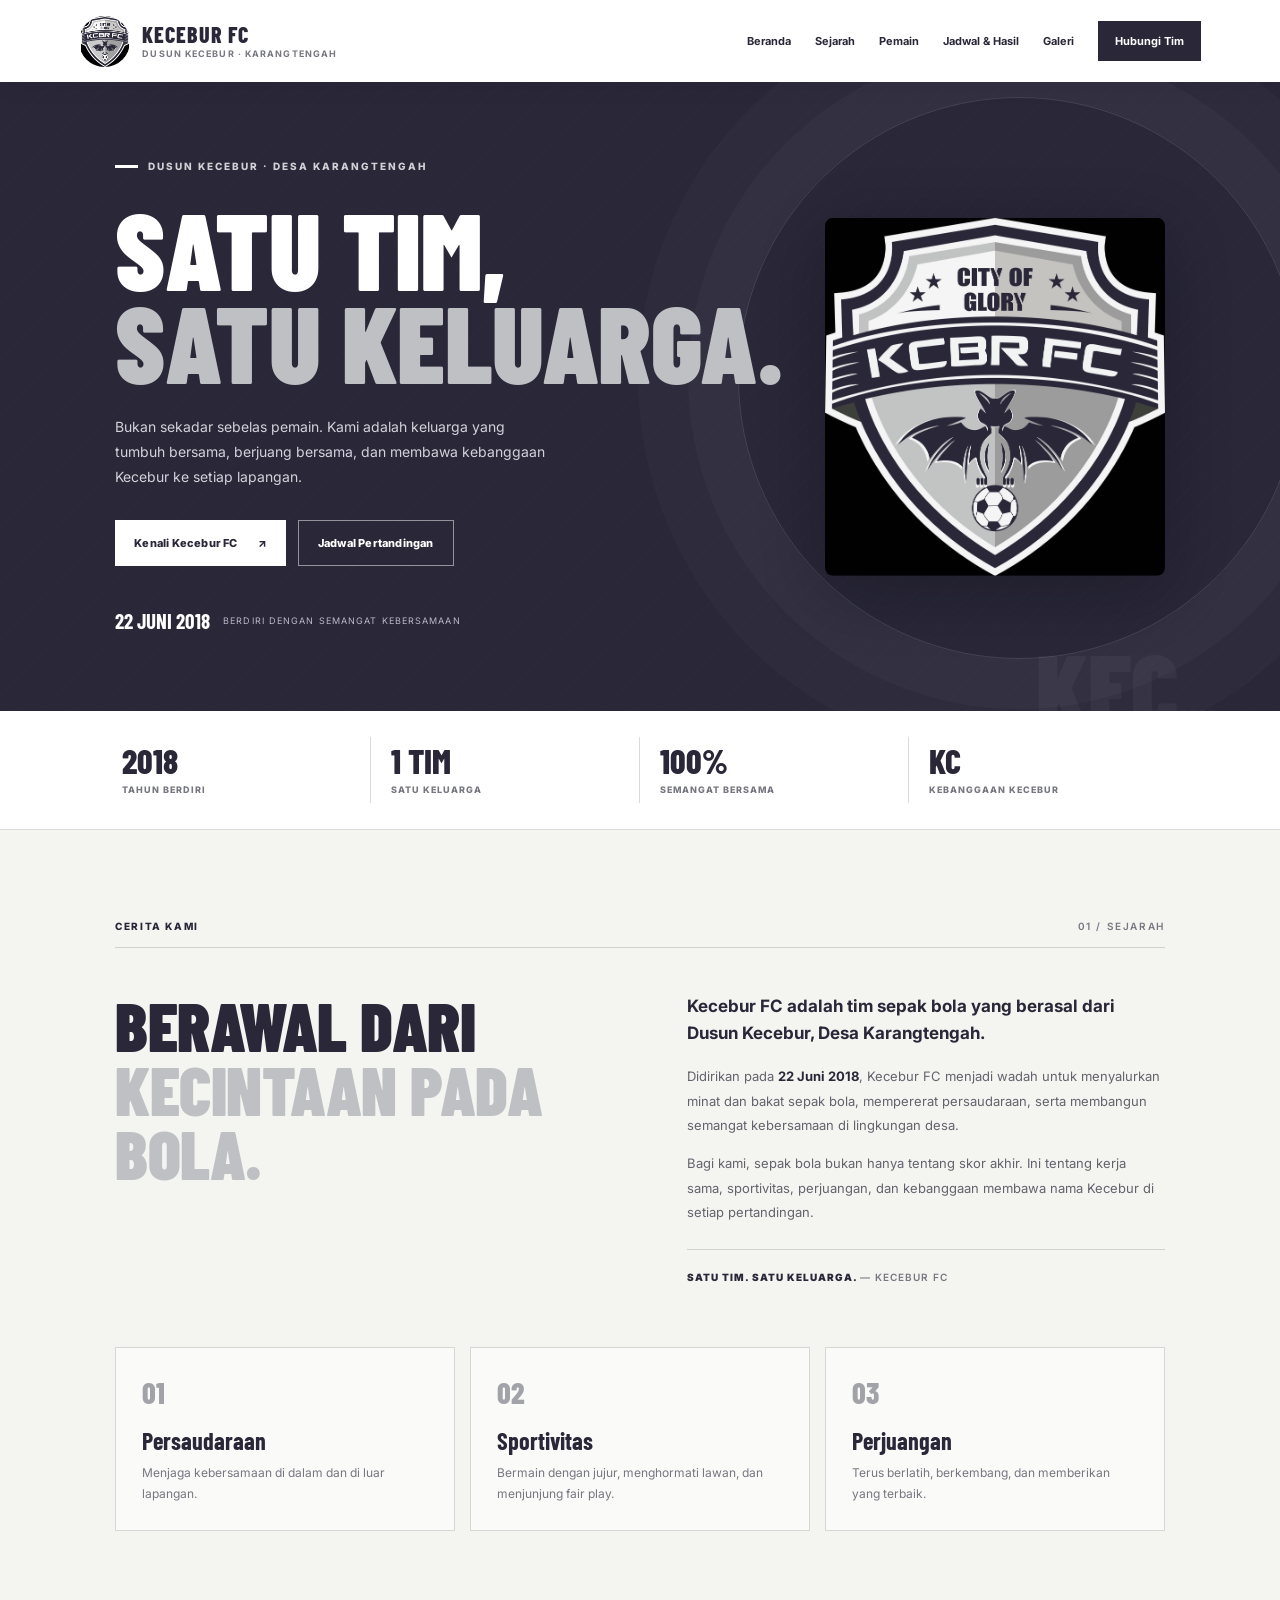
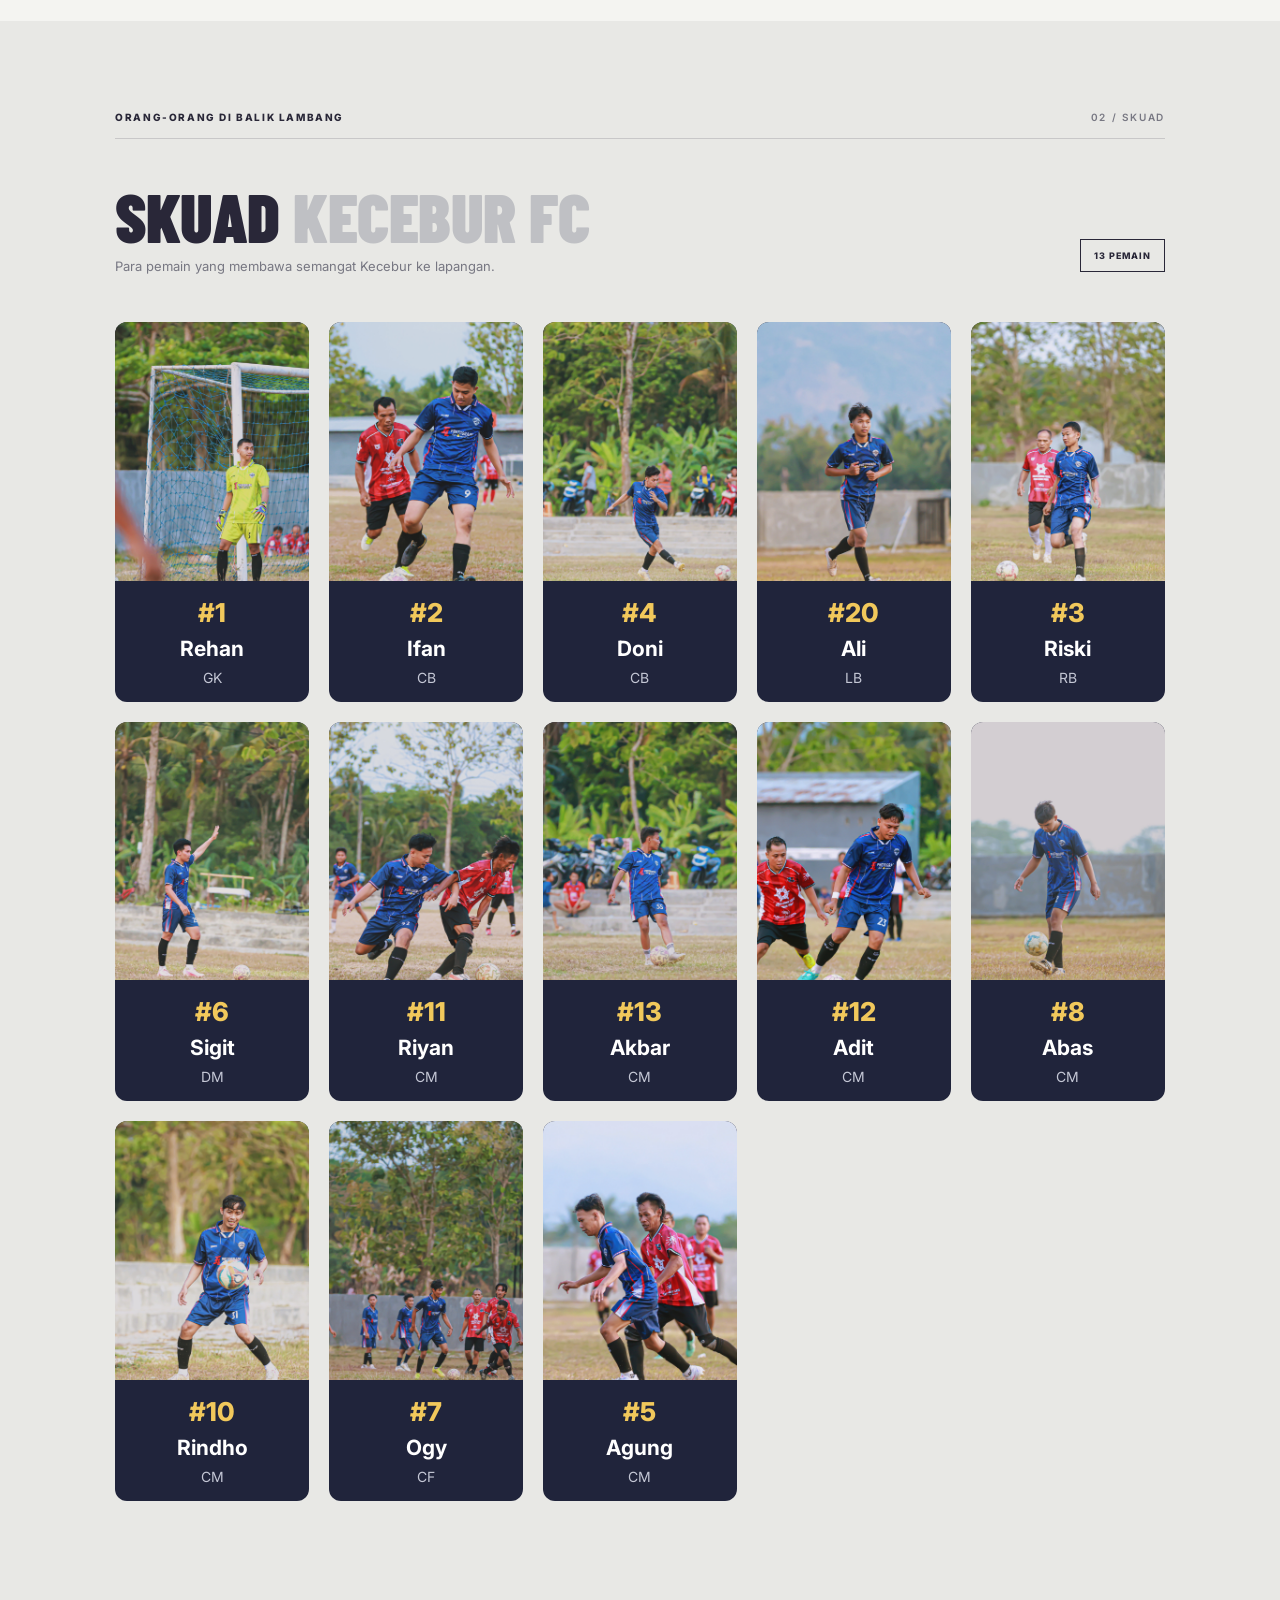
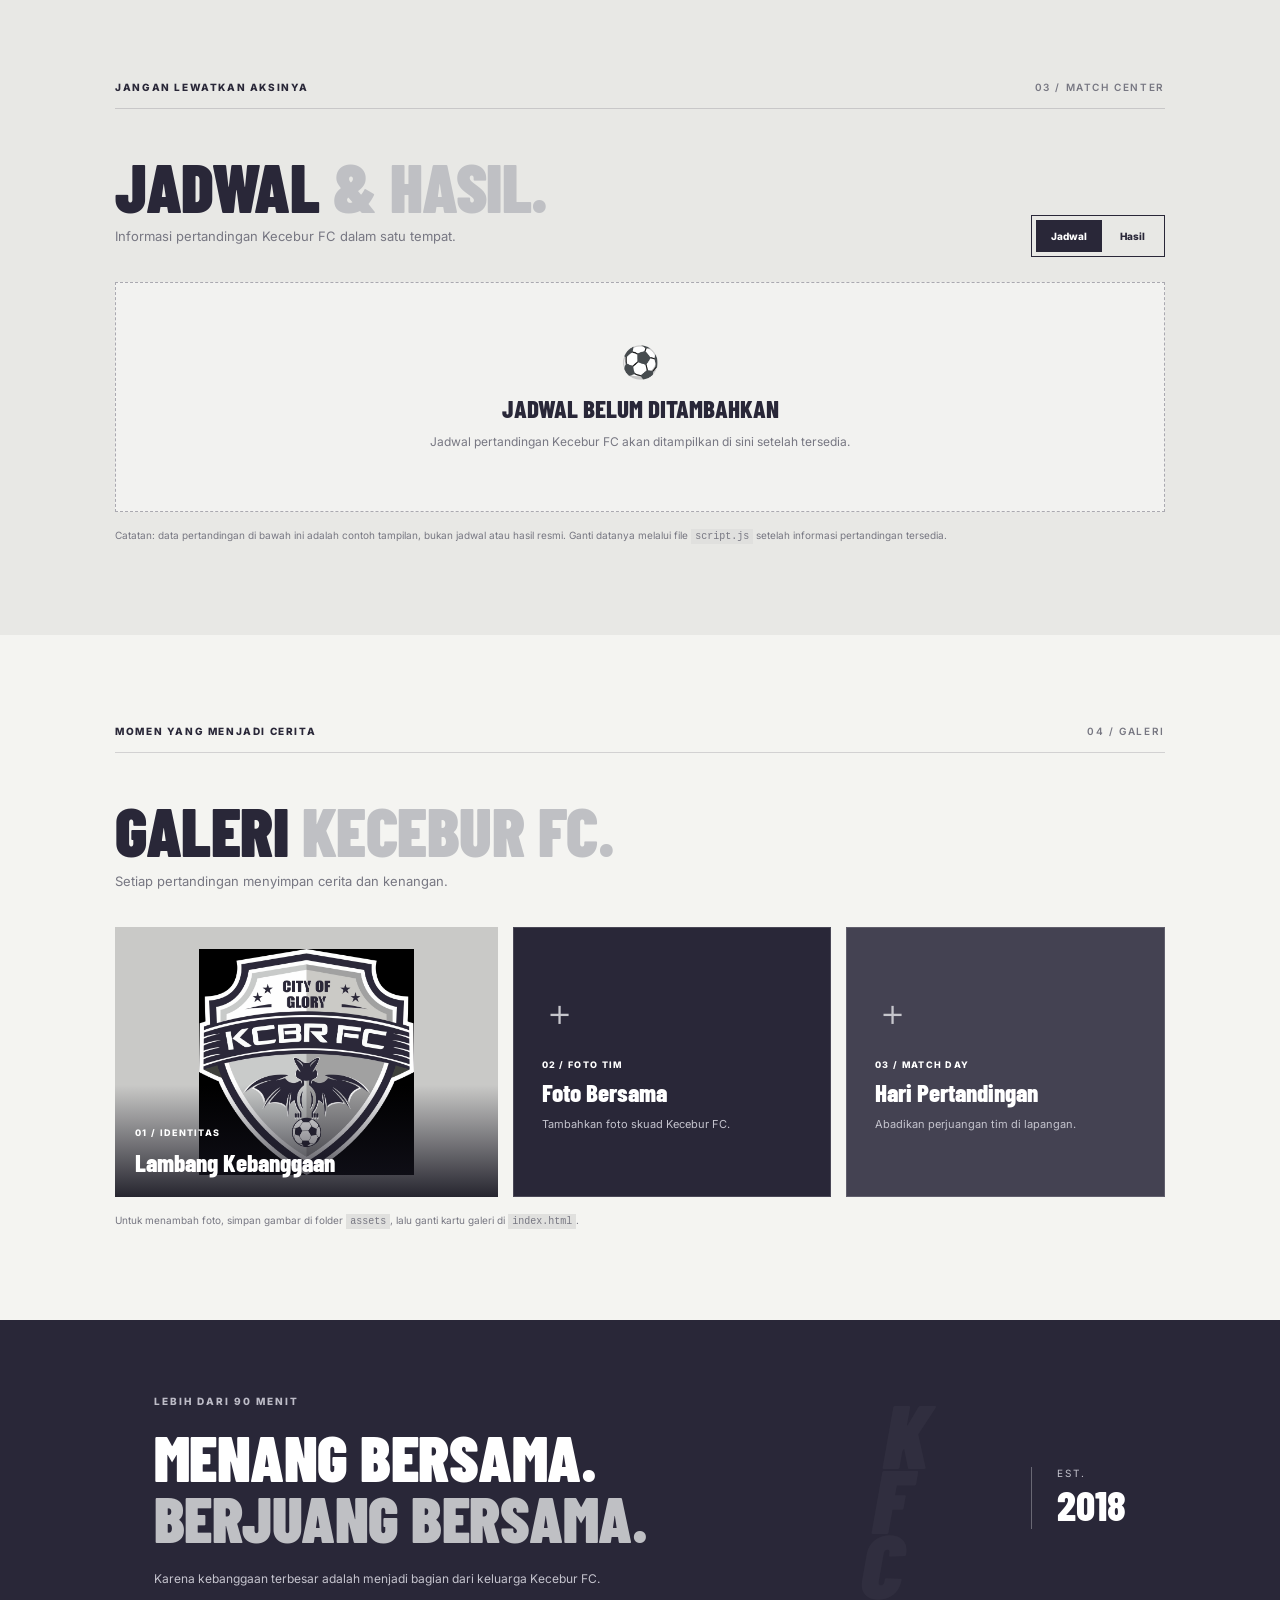
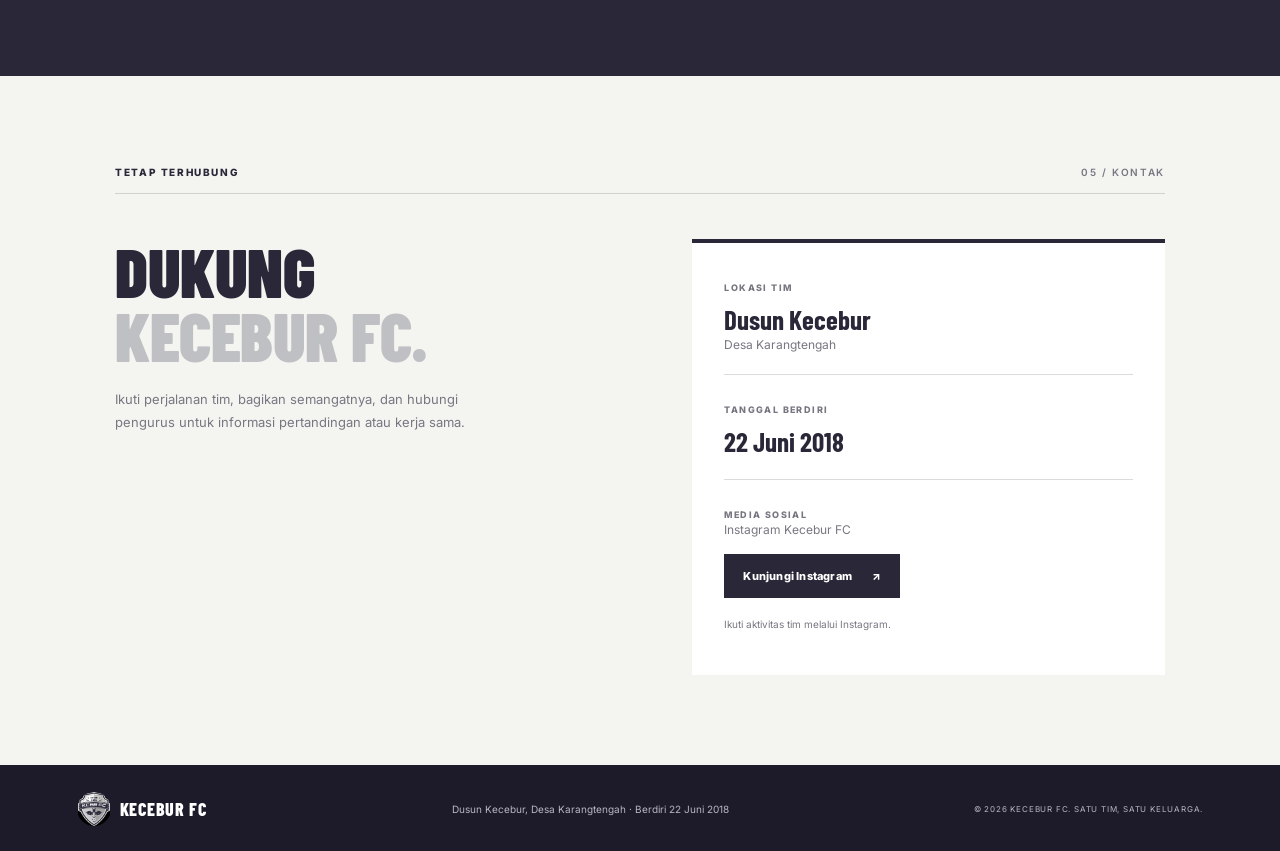
<file: index.html>
<!DOCTYPE html>
<html lang="id">
<head>
  <meta charset="UTF-8">
  <meta name="viewport" content="width=device-width, initial-scale=1.0">
  <meta name="theme-color" content="#292738">
  <meta name="description" content="Website Kecebur FC, tim sepak bola Dusun Kecebur, Desa Karangtengah. Berdiri sejak 22 Juni 2018. Satu Tim, Satu Keluarga.">
  <title>Kecebur FC — Satu Tim, Satu Keluarga</title>
  <link rel="preconnect" href="https://fonts.googleapis.com">
  <link rel="preconnect" href="https://fonts.gstatic.com" crossorigin>
  <link href="https://fonts.googleapis.com/css2?family=Barlow+Condensed:wght@500;600;700;800;900&family=Inter:wght@400;500;600;700;800&display=swap" rel="stylesheet">
  <link rel="stylesheet" href="style.css">
  <style>
    #pemain .kc-player-grid { display:grid; grid-template-columns:repeat(auto-fit,minmax(185px,1fr)); gap:20px; margin-top:35px; }
    #pemain .kc-player-card { background:#20243b; border-radius:12px; overflow:hidden; transition:transform .2s ease; }
    #pemain .kc-player-card:hover { transform:translateY(-5px); }
    #pemain .kc-player-card img { display:block; width:100%; aspect-ratio:3/4; object-fit:cover; background:#34405b; }
    #pemain .kc-player-info { padding:16px; text-align:center; }
    #pemain .kc-player-number { font-size:26px; font-weight:800; color:#f1c85b; }
    #pemain .kc-player-info h3 { margin:8px 0; font-size:21px; color:#fff; }
    #pemain .kc-player-info p { margin:0; color:#c4c7d5; font-size:14px; }
    @media(max-width:480px) { #pemain .kc-player-grid { grid-template-columns:repeat(2,minmax(0,1fr)); gap:12px; } }
  </style>
</head>
<body>
  <header class="site-header">
    <a class="brand" href="#beranda" aria-label="Kecebur FC beranda">
      <img src="assets/logo-kecebur-fc.jpeg" alt="Logo Kecebur FC">
      <span><strong>KECEBUR FC</strong><small>DUSUN KECEBUR · KARANGTENGAH</small></span>
    </a>
    <button class="menu-toggle" id="menuToggle" aria-label="Buka menu" aria-expanded="false">☰</button>
    <nav id="mainNav" aria-label="Navigasi utama">
      <a href="#beranda">Beranda</a><a href="#tentang">Sejarah</a><a href="#pemain">Pemain</a><a href="#jadwal">Jadwal &amp; Hasil</a><a href="#galeri">Galeri</a><a class="nav-cta" href="#kontak">Hubungi Tim</a>
    </nav>
  </header>
  <main>
    <section class="hero" id="beranda">
      <div class="hero-pattern"></div><div class="hero-content">
        <p class="eyebrow"><span></span> DUSUN KECEBUR · DESA KARANGTENGAH</p>
        <h1>SATU TIM,<br><em>SATU KELUARGA.</em></h1>
        <p class="hero-copy">Bukan sekadar sebelas pemain. Kami adalah keluarga yang tumbuh bersama, berjuang bersama, dan membawa kebanggaan Kecebur ke setiap lapangan.</p>
        <div class="hero-actions"><a class="button button-light" href="#tentang">Kenali Kecebur FC <span>↗</span></a><a class="button button-outline" href="#jadwal">Jadwal Pertandingan</a></div>
        <div class="hero-founded"><strong>22 JUNI 2018</strong><span>BERDIRI DENGAN SEMANGAT KEBERSAMAAN</span></div>
      </div>
      <div class="hero-logo-wrap"><img src="assets/logo-kecebur-fc.jpeg" alt="" class="hero-logo"></div><div class="hero-watermark" aria-hidden="true">KFC<span>2018</span></div>
    </section>
    <section class="quick-stats" aria-label="Informasi Kecebur FC">
      <div><span class="stat-number">2018</span><span class="stat-label">TAHUN BERDIRI</span></div><div><span class="stat-number">1 TIM</span><span class="stat-label">SATU KELUARGA</span></div><div><span class="stat-number">100%</span><span class="stat-label">SEMANGAT BERSAMA</span></div><div><span class="stat-number">KC</span><span class="stat-label">KEBANGGAAN KECEBUR</span></div>
    </section>
    <section class="section about-section" id="tentang">
      <div class="section-kicker">CERITA KAMI <span>01 / SEJARAH</span></div>
      <div class="about-grid"><div><h2>BERAWAL DARI<br><em>KECINTAAN PADA BOLA.</em></h2></div><div class="about-copy">
        <p class="lead">Kecebur FC adalah tim sepak bola yang berasal dari Dusun Kecebur, Desa Karangtengah.</p>
        <p>Didirikan pada <strong>22 Juni 2018</strong>, Kecebur FC menjadi wadah untuk menyalurkan minat dan bakat sepak bola, mempererat persaudaraan, serta membangun semangat kebersamaan di lingkungan desa.</p>
        <p>Bagi kami, sepak bola bukan hanya tentang skor akhir. Ini tentang kerja sama, sportivitas, perjuangan, dan kebanggaan membawa nama Kecebur di setiap pertandingan.</p>
        <div class="signature">SATU TIM. SATU KELUARGA. <span>— KECEBUR FC</span></div>
      </div></div>
      <div class="values-grid"><article class="value-card"><span class="value-icon">01</span><h3>Persaudaraan</h3><p>Menjaga kebersamaan di dalam dan di luar lapangan.</p></article><article class="value-card"><span class="value-icon">02</span><h3>Sportivitas</h3><p>Bermain dengan jujur, menghormati lawan, dan menjunjung fair play.</p></article><article class="value-card"><span class="value-icon">03</span><h3>Perjuangan</h3><p>Terus berlatih, berkembang, dan memberikan yang terbaik.</p></article></div>
    </section>
    <section class="squad-section section" id="pemain">
      <div class="section-kicker">ORANG-ORANG DI BALIK LAMBANG <span>02 / SKUAD</span></div>
      <div class="section-heading"><div><h2>SKUAD <em>KECEBUR FC</em></h2><p>Para pemain yang membawa semangat Kecebur ke lapangan.</p></div><span class="roster-badge">13 PEMAIN</span></div>
      <div class="kc-player-grid" id="kcPlayerGrid"></div>
    </section>
    <section class="section fixtures-section" id="jadwal">
      <div class="section-kicker">JANGAN LEWATKAN AKSINYA <span>03 / MATCH CENTER</span></div>
      <div class="section-heading"><div><h2>JADWAL <em>&amp; HASIL.</em></h2><p>Informasi pertandingan Kecebur FC dalam satu tempat.</p></div><div class="fixture-tabs" role="group" aria-label="Pilih jadwal atau hasil"><button class="tab-button active" data-tab="upcoming">Jadwal</button><button class="tab-button" data-tab="results">Hasil</button></div></div>
      <div id="fixtureList" class="fixture-list" aria-live="polite"></div>
      <p class="small-note">Catatan: data pertandingan di bawah ini adalah contoh tampilan, bukan jadwal atau hasil resmi. Ganti datanya melalui file <code>script.js</code> setelah informasi pertandingan tersedia.</p>
    </section>
    <section class="gallery-section section" id="galeri">
      <div class="section-kicker">MOMEN YANG MENJADI CERITA <span>04 / GALERI</span></div>
      <div class="section-heading"><div><h2>GALERI <em>KECEBUR FC.</em></h2><p>Setiap pertandingan menyimpan cerita dan kenangan.</p></div></div>
      <div class="gallery-grid"><article class="gallery-card gallery-large"><img src="assets/logo-kecebur-fc.jpeg" alt="Logo kebanggaan Kecebur FC"><div class="gallery-caption"><span>01 / IDENTITAS</span><h3>Lambang Kebanggaan</h3></div></article><article class="gallery-card gallery-placeholder"><div class="gallery-placeholder-icon">＋</div><span>02 / FOTO TIM</span><h3>Foto Bersama</h3><p>Tambahkan foto skuad Kecebur FC.</p></article><article class="gallery-card gallery-placeholder"><div class="gallery-placeholder-icon">＋</div><span>03 / MATCH DAY</span><h3>Hari Pertandingan</h3><p>Abadikan perjuangan tim di lapangan.</p></article></div>
      <p class="small-note">Untuk menambah foto, simpan gambar di folder <code>assets</code>, lalu ganti kartu galeri di <code>index.html</code>.</p>
    </section>
    <section class="banner-quote"><div class="quote-lines" aria-hidden="true">K<br>F<br>C</div><div><p class="eyebrow">LEBIH DARI 90 MENIT</p><h2>MENANG BERSAMA.<br><em>BERJUANG BERSAMA.</em></h2><p>Karena kebanggaan terbesar adalah menjadi bagian dari keluarga Kecebur FC.</p></div><div class="quote-year">EST.<br><strong>2018</strong></div></section>
    <section class="section contact-section" id="kontak">
      <div class="section-kicker">TETAP TERHUBUNG <span>05 / KONTAK</span></div>
      <div class="contact-grid"><div><h2>DUKUNG<br><em>KECEBUR FC.</em></h2><p>Ikuti perjalanan tim, bagikan semangatnya, dan hubungi pengurus untuk informasi pertandingan atau kerja sama.</p></div><div class="contact-panel"><span class="contact-label">LOKASI TIM</span><h3>Dusun Kecebur</h3><p>Desa Karangtengah</p><div class="contact-divider"></div><span class="contact-label">TANGGAL BERDIRI</span><h3>22 Juni 2018</h3><div class="contact-divider"></div><span class="contact-label">MEDIA SOSIAL</span><p>Instagram Kecebur FC</p><a class="button button-dark" href="https://www.instagram.com/cebur_generation/" id="instagramLink" target="_blank" rel="noopener">Kunjungi Instagram <span>↗</span></a><p class="contact-note">Ikuti aktivitas tim melalui Instagram.</p></div></div>
    </section>
  </main>
  <footer class="site-footer"><a class="footer-brand" href="#beranda"><img src="assets/logo-kecebur-fc.jpeg" alt=""><span>KECEBUR FC</span></a><p>Dusun Kecebur, Desa Karangtengah · Berdiri 22 Juni 2018</p><span class="copyright">© <span id="year"></span> KECEBUR FC. SATU TIM, SATU KELUARGA.</span></footer>
  <script src="script.js"></script>
  <script>
    (function () {
      const pemain = [
        ["Rehan",1,"GK",14],["Ifan",2,"CB",11],["Doni",4,"CB",8],
        ["Ali",20,"LB",12],["Riski",3,"RB",1],["Sigit",6,"DM",9],
        ["Riyan",11,"CM",15],["Akbar",13,"CM",10],["Adit",12,"CM",7],
        ["Abas",8,"CM",6],["Rindho",10,"CM",4],["Ogy",7,"CF",2],
        ["Agung",5,"CM",5]
      ];
      const grid = document.getElementById("kcPlayerGrid");
      if (!grid) return;
      pemain.forEach(([nama,nomor,posisi,foto]) => {
        const card = document.createElement("article"); card.className = "kc-player-card";
        const img = document.createElement("img");
        img.src = `pemain_(${foto}).jpeg`; img.alt = `Foto ${nama}`; img.loading = "lazy";
        const info = document.createElement("div"); info.className = "kc-player-info";
        const number = document.createElement("div"); number.className = "kc-player-number"; number.textContent = `#${nomor}`;
        const title = document.createElement("h3"); title.textContent = nama;
        const position = document.createElement("p"); position.textContent = posisi;
        info.append(number,title,position); card.append(img,info); grid.appendChild(card);
      });
    })();
  </script>
</body>
</html>
</file>
<file: style.css>
/* KECEBUR FC — navy / putih / abu-abu */
:root{--navy:#292738;--navy-deep:#1d1b2a;--paper:#f4f4f1;--white:#fff;--gray:#c6c8c7;--muted:#777782;--line:rgba(41,39,56,.17)}
*{box-sizing:border-box}
html{scroll-behavior:smooth;scroll-padding-top:88px}
body{margin:0;color:var(--navy);background:var(--paper);font-family:Inter,Arial,sans-serif}
a{color:inherit;text-decoration:none}
button{font:inherit}
.site-header{height:82px;padding:0 6.2%;display:flex;align-items:center;justify-content:space-between;background:var(--white);position:sticky;top:0;z-index:20;box-shadow:0 4px 24px rgba(0,0,0,.05)}
.brand{display:flex;align-items:center;gap:12px}.brand img{width:51px;height:51px;object-fit:contain;border-radius:50%}.brand span{display:flex;flex-direction:column;gap:3px}.brand strong{font:800 22px/1 'Barlow Condensed',sans-serif;letter-spacing:1px}.brand small{font-size:9px;font-weight:700;letter-spacing:1.1px;color:var(--muted)}
nav{display:flex;align-items:center;gap:24px;font-size:11px;font-weight:700}nav a:hover{opacity:.65}.nav-cta{padding:13px 17px;background:var(--navy);color:white}
.menu-toggle{display:none;border:0;background:none;font-size:26px;color:var(--navy)}
.hero{min-height:620px;background:var(--navy);color:white;position:relative;overflow:hidden;display:flex;align-items:center;padding:78px 9%}
.hero:before{content:'';position:absolute;width:560px;height:560px;border:1px solid rgba(255,255,255,.13);border-radius:50%;right:-20px;top:15px;box-shadow:0 0 0 50px rgba(255,255,255,.025),0 0 0 100px rgba(255,255,255,.02)}
.hero-pattern{position:absolute;inset:0;opacity:.08;background-image:linear-gradient(135deg,transparent 48%,white 49%,transparent 50%);background-size:28px 28px}
.hero-content{position:relative;z-index:3;max-width:690px}.eyebrow{font-size:10px;letter-spacing:2px;font-weight:800}.hero .eyebrow{color:#d1d1d5;display:flex;gap:10px;align-items:center}.hero .eyebrow span{width:23px;height:3px;background:white}
h1,h2,h3,p{margin-top:0}h1,h2{font-family:'Barlow Condensed',Impact,sans-serif;font-weight:900;letter-spacing:-.5px}h1{font-size:clamp(62px,8.5vw,108px);line-height:.86;margin:30px 0 26px}h1 em,h2 em{color:#bfc0c4;font-style:normal}
.hero-copy{max-width:440px;color:#d3d2da;line-height:1.8;font-size:14px}.hero-actions{display:flex;flex-wrap:wrap;gap:12px;margin-top:31px}.button{display:inline-flex;align-items:center;gap:20px;justify-content:center;padding:15px 19px;font-size:11px;font-weight:800;letter-spacing:.2px;transition:transform .2s,background .2s;border:0;cursor:pointer}.button:hover{transform:translateY(-2px)}.button-light{background:white;color:var(--navy)}.button-outline{border:1px solid rgba(255,255,255,.5);color:white}
.hero-founded{display:flex;align-items:center;gap:13px;margin-top:42px}.hero-founded strong{font:700 21px 'Barlow Condensed',sans-serif}.hero-founded span{font-size:9px;letter-spacing:1.1px;color:#bcbac8}
.hero-logo-wrap{position:absolute;z-index:1;right:9%;top:50%;transform:translateY(-50%);width:min(30vw,340px);aspect-ratio:1;display:grid;place-items:center}.hero-logo{width:100%;height:100%;object-fit:contain;filter:drop-shadow(0 15px 35px rgba(0,0,0,.25));border-radius:8px;opacity:.96}.hero-watermark{position:absolute;right:5%;bottom:-35px;font:900 100px 'Barlow Condensed',sans-serif;color:rgba(255,255,255,.045);z-index:0}.hero-watermark span{font-size:22px}
.quick-stats{display:grid;grid-template-columns:repeat(4,1fr);padding:26px 8%;background:white;border-bottom:1px solid var(--line)}.quick-stats div{padding:8px 20px;border-right:1px solid var(--line);display:flex;flex-direction:column;gap:6px}.quick-stats div:last-child{border:0}.stat-number{font:800 34px/.95 'Barlow Condensed',sans-serif}.stat-label{font-size:9px;font-weight:800;letter-spacing:1px;color:var(--muted)}
.section{padding:90px 9%}.section-kicker{font-size:10px;font-weight:800;letter-spacing:1.6px;display:flex;justify-content:space-between;border-bottom:1px solid var(--line);padding-bottom:15px;margin-bottom:45px}.section-kicker span{color:var(--muted);font-weight:600}
.about-grid{display:grid;grid-template-columns:1fr 1fr;gap:9%}h2{font-size:clamp(43px,5.3vw,69px);line-height:.95;margin-bottom:20px}.about-copy{max-width:550px;color:#64636d;font-size:13px;line-height:1.9}.about-copy .lead{font-size:17px;line-height:1.6;color:var(--navy);font-weight:700}.about-copy strong{color:var(--navy)}.signature{border-top:1px solid var(--line);padding-top:18px;margin-top:24px;color:var(--navy);font-size:10px;font-weight:900;letter-spacing:1px}.signature span{color:var(--muted);font-weight:600}
.values-grid{display:grid;grid-template-columns:repeat(3,1fr);gap:15px;margin-top:60px}.value-card{padding:26px;border:1px solid var(--line);background:rgba(255,255,255,.55);min-height:170px}.value-icon{font:800 30px 'Barlow Condensed',sans-serif;color:#a2a3a8}.value-card h3{font:700 24px 'Barlow Condensed',sans-serif;margin:16px 0 8px}.value-card p{color:var(--muted);font-size:12px;line-height:1.7;margin-bottom:0}
.squad-section,.fixtures-section{background:#e8e8e5}.section-heading{display:flex;justify-content:space-between;align-items:end;gap:20px}.section-heading h2{margin-bottom:10px}.section-heading p{color:var(--muted);font-size:13px}.roster-badge{border:1px solid var(--navy);padding:10px 13px;font-size:9px;font-weight:800;letter-spacing:1px;white-space:nowrap;margin-bottom:15px}
.squad-placeholder{margin-top:25px;min-height:290px;border:1px dashed #a9a9ad;background:rgba(255,255,255,.4);display:flex;flex-direction:column;align-items:center;justify-content:center;text-align:center;padding:35px 20px}.placeholder-ball{width:58px;height:58px;border-radius:50%;display:grid;place-content:center;background:var(--navy);color:white;font-size:25px}.squad-placeholder h3{font:800 30px 'Barlow Condensed',sans-serif;margin:18px 0 9px}.squad-placeholder p{max-width:480px;color:var(--muted);font-size:12px;line-height:1.8}.text-link{font-size:11px;font-weight:800;border-bottom:1px solid var(--navy);padding-bottom:5px}.text-link span{margin-left:8px}
.fixture-tabs{display:flex;border:1px solid var(--navy);padding:4px;gap:3px}.tab-button{border:0;background:transparent;color:var(--navy);font-size:10px;font-weight:800;padding:10px 15px;cursor:pointer}.tab-button.active{background:var(--navy);color:white}.fixture-list{display:grid;gap:10px;margin-top:25px}.fixture-card{display:grid;grid-template-columns:110px 1fr 100px;align-items:center;gap:20px;background:rgba(255,255,255,.72);padding:22px 25px;border:1px solid rgba(41,39,56,.08)}.fixture-date{border-right:1px solid var(--line);display:flex;flex-direction:column;gap:5px}.fixture-date strong{font:800 23px 'Barlow Condensed',sans-serif}.fixture-date span,.fixture-meta{font-size:9px;color:var(--muted);font-weight:700;letter-spacing:.6px}.fixture-match{display:flex;align-items:center;gap:15px}.fixture-team{display:flex;align-items:center;gap:9px;font-weight:800;font-size:12px}.mini-crest{width:33px;height:33px;border-radius:50%;background:var(--navy);color:white;display:grid;place-items:center;font:800 11px 'Barlow Condensed',sans-serif}.vs{font:800 13px 'Barlow Condensed',sans-serif;color:#999}.fixture-status{text-align:right}.status-label{display:inline-block;background:#e2e2df;padding:7px 9px;font-size:9px;font-weight:800;letter-spacing:.4px}.status-result{font:800 25px 'Barlow Condensed',sans-serif}.small-note{font-size:10px;color:var(--muted);margin:15px 0 0;line-height:1.7}.small-note code,.contact-note code{background:#e0e0de;padding:2px 4px}
.gallery-section{background:var(--paper)}.gallery-grid{display:grid;grid-template-columns:1.2fr 1fr 1fr;gap:15px;margin-top:25px}.gallery-card{position:relative;min-height:270px;overflow:hidden;background:var(--navy);color:white}.gallery-large img{width:100%;height:100%;position:absolute;inset:0;object-fit:contain;padding:22px;background:#c9c9c7}.gallery-caption{position:absolute;bottom:0;left:0;right:0;padding:35px 20px 20px;background:linear-gradient(transparent,rgba(20,19,30,.9))}.gallery-caption span,.gallery-placeholder>span{font-size:9px;letter-spacing:1.3px;font-weight:800}.gallery-caption h3,.gallery-placeholder h3{font:800 25px 'Barlow Condensed',sans-serif;margin:7px 0 0}.gallery-placeholder{padding:28px;display:flex;flex-direction:column;justify-content:center;background:var(--navy);border:1px solid rgba(255,255,255,.15)}.gallery-placeholder:nth-child(3){background:#444252}.gallery-placeholder-icon{font-size:35px;color:#c6c6cc;margin-bottom:22px}.gallery-placeholder p{font-size:11px;line-height:1.7;color:#c5c4ce;margin:8px 0 0}
.banner-quote{position:relative;background:var(--navy);color:white;padding:75px 12%;overflow:hidden;display:flex;align-items:center;justify-content:space-between;gap:25px}.banner-quote h2{font-size:clamp(40px,5vw,64px);margin:20px 0}.banner-quote p:last-child{font-size:12px;color:#c5c4ce;line-height:1.7}.banner-quote .eyebrow{color:#bdbcc7}.quote-lines{position:absolute;right:28%;font:900 90px/.72 'Barlow Condensed',sans-serif;color:rgba(255,255,255,.035);transform:skew(-10deg)}.quote-year{border-left:1px solid rgba(255,255,255,.3);padding-left:25px;font-size:10px;letter-spacing:2px;color:#c5c4ce}.quote-year strong{font:800 42px 'Barlow Condensed',sans-serif;color:white;letter-spacing:0}
.contact-grid{display:grid;grid-template-columns:1fr 1fr;gap:10%}.contact-grid>div:first-child p{max-width:370px;color:var(--muted);font-size:13px;line-height:1.8}.contact-panel{background:white;padding:32px;border-top:4px solid var(--navy)}.contact-label{font-size:9px;letter-spacing:1.4px;color:var(--muted);font-weight:800}.contact-panel h3{font:700 27px 'Barlow Condensed',sans-serif;margin:8px 0 2px}.contact-panel p{color:var(--muted);font-size:12px}.contact-divider{border-top:1px solid var(--line);margin:22px 0}.contact-note{margin-top:18px;font-size:10px!important;line-height:1.7}.button-dark{background:var(--navy);color:white;margin-top:5px}
.site-footer{background:var(--navy-deep);color:white;padding:27px 6%;display:flex;align-items:center;justify-content:space-between;gap:18px}.footer-brand{display:flex;align-items:center;gap:9px;font:800 18px 'Barlow Condensed',sans-serif;letter-spacing:.7px}.footer-brand img{width:34px;height:34px;object-fit:contain;border-radius:50%}.site-footer p{font-size:10px;color:#b8b7c2;margin:0}.copyright{font-size:8px;letter-spacing:.8px;color:#b8b7c2}
@media(max-width:1000px){nav{gap:13px;font-size:10px}.hero-logo-wrap{right:4%;width:29vw;opacity:.8}.hero-content{max-width:620px}.section{padding:75px 6%}}
@media(max-width:760px){.site-header{height:70px;padding:0 5%}.brand img{width:42px;height:42px}.brand strong{font-size:19px}.menu-toggle{display:block;cursor:pointer}nav{display:none;position:absolute;left:0;right:0;top:70px;background:white;padding:18px 5% 24px;flex-direction:column;align-items:stretch;gap:0;box-shadow:0 12px 15px rgba(0,0,0,.08)}nav.open{display:flex}nav a{padding:14px 0;border-bottom:1px solid var(--line);font-size:12px}nav .nav-cta{padding:14px;text-align:center;margin-top:12px}.hero{min-height:630px;padding:55px 7%;align-items:flex-start}.hero-logo-wrap{width:145px;right:5%;top:auto;bottom:28px;transform:none;opacity:.45}.hero-watermark{font-size:70px}.hero-content{max-width:100%}h1{font-size:clamp(56px,14vw,84px)}.hero-copy{font-size:13px;max-width:380px}.hero-founded{margin-top:32px;align-items:flex-start;flex-direction:column;gap:5px}.quick-stats{grid-template-columns:repeat(2,1fr);padding:16px 5%}.quick-stats div{padding:15px 12px}.quick-stats div:nth-child(2){border-right:0}.quick-stats div:nth-child(1),.quick-stats div:nth-child(2){border-bottom:1px solid var(--line)}.stat-number{font-size:30px}.section{padding:58px 6%}.section-kicker{margin-bottom:30px;font-size:9px}.about-grid,.contact-grid{grid-template-columns:1fr;gap:22px}h2{font-size:48px}.values-grid{grid-template-columns:1fr;margin-top:35px;gap:10px}.value-card{min-height:auto;padding:22px}.section-heading{align-items:flex-start;flex-direction:column;gap:12px}.roster-badge{margin:0 0 10px}.fixture-tabs{align-self:flex-start}.fixture-card{grid-template-columns:75px 1fr;gap:13px;padding:17px 13px}.fixture-date strong{font-size:20px}.fixture-match{gap:7px;flex-wrap:wrap}.fixture-team{font-size:10px;gap:5px}.mini-crest{width:27px;height:27px}.fixture-status{grid-column:2;text-align:left}.gallery-grid{grid-template-columns:1fr}.gallery-card{min-height:230px}.gallery-large{min-height:280px}.banner-quote{padding:55px 7%;align-items:flex-start}.banner-quote h2{font-size:43px}.quote-year{padding-left:12px;margin-top:40px}.site-footer{padding:25px 6%;align-items:flex-start;flex-direction:column}}
@media(prefers-reduced-motion:reduce){html{scroll-behavior:auto}*,*::before,*::after{transition:none!important}}

.empty-fixtures{min-height:230px;border:1px dashed #aaa9b0;background:rgba(255,255,255,.4);display:flex;flex-direction:column;align-items:center;justify-content:center;text-align:center;padding:30px 20px}.empty-icon{font-size:31px;margin-bottom:12px}.empty-fixtures h3{font:800 25px 'Barlow Condensed',sans-serif;margin:0 0 8px}.empty-fixtures p{font-size:12px;color:var(--muted);max-width:440px;line-height:1.8;margin:0}.opponent-crest{background:#9b9ba2}
</file>
